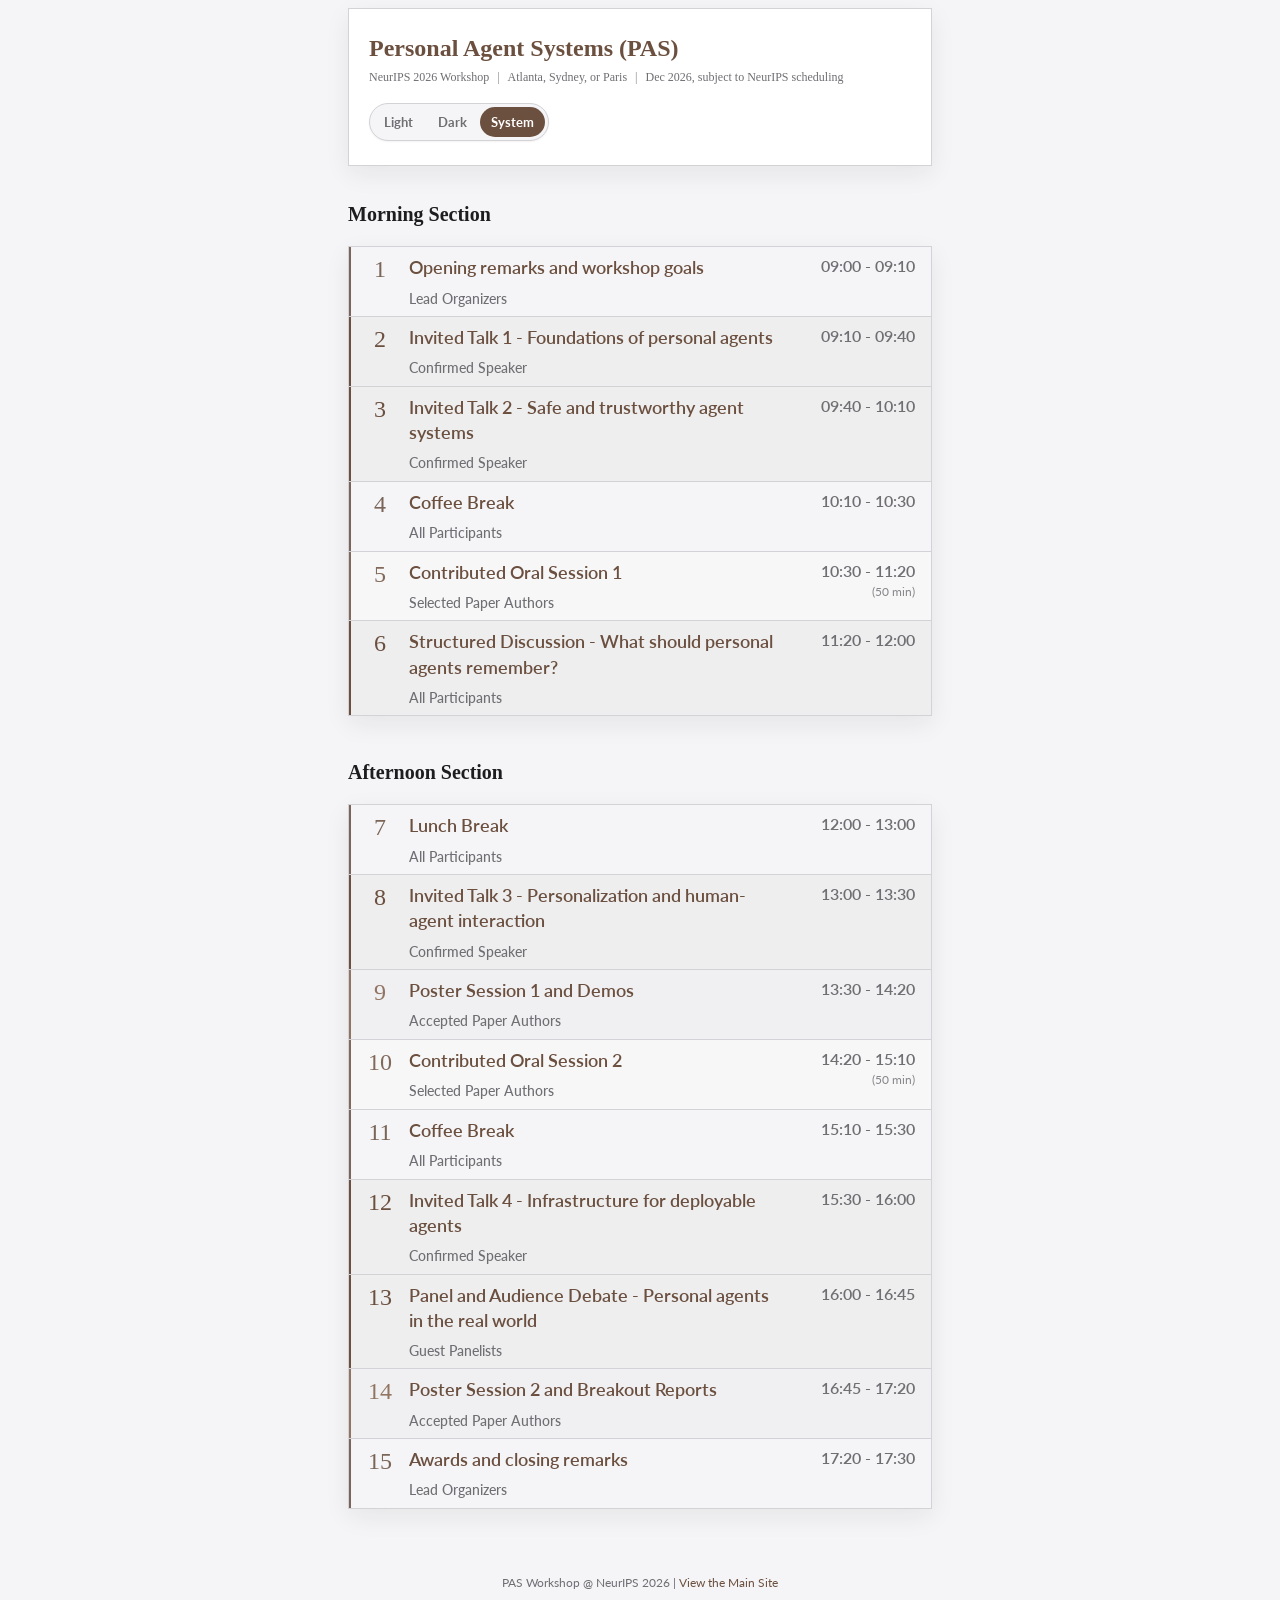
<file: schedule.html>
<!DOCTYPE html>
<html lang="en">

<head>
  <meta charset="UTF-8" />
  <meta name="viewport" content="width=device-width, initial-scale=1.0" />
  <title>Schedule - PAS Workshop @ NeurIPS 2026</title>
  <meta name="title" content="Schedule - PAS Workshop @ NeurIPS 2026">
  <meta name="description"
    content="Tentative schedule for the Personal Agent Systems (PAS) Workshop at NeurIPS 2026">
  <!-- Open Graph / Facebook -->
  <meta property="og:type" content="website">
  <meta property="og:url" content="https://pas-workshop.github.io/schedule.html">
  <meta property="og:title" content="Schedule - PAS Workshop @ NeurIPS 2026">
  <meta property="og:description"
    content="Tentative schedule for the Personal Agent Systems (PAS) Workshop at NeurIPS 2026">
  <meta property="og:image" content="https://pas-workshop.github.io/images/thumbnail.png?v=2">
  <!-- Twitter -->
  <meta name="twitter:card" content="summary_large_image">
  <meta name="twitter:url" content="https://pas-workshop.github.io/schedule.html">
  <meta name="twitter:title" content="Schedule - PAS Workshop @ NeurIPS 2026">
  <meta name="twitter:description"
    content="Tentative schedule for the Personal Agent Systems (PAS) Workshop at NeurIPS 2026">
  <meta name="twitter:image" content="https://pas-workshop.github.io/images/thumbnail.png?v=2">
  <!-- Canonical -->
  <link rel="canonical" href="https://pas-workshop.github.io/schedule.html">
  <script>
    (function () {
      const key = 'pas-theme';
      const choice = ['light', 'dark', 'system'].includes(localStorage.getItem(key))
        ? localStorage.getItem(key)
        : 'system';
      const prefersDark = window.matchMedia && window.matchMedia('(prefers-color-scheme: dark)').matches;
      const theme = choice === 'system' ? (prefersDark ? 'dark' : 'light') : choice;
      document.documentElement.dataset.theme = theme;
      document.documentElement.dataset.themeChoice = choice;
      document.documentElement.style.colorScheme = theme;
    })();
  </script>
  <link rel="icon" type="image/png" href="public/favicon.png">
  <!-- Google Fonts -->
  <link rel="preconnect" href="https://fonts.googleapis.com">
  <link rel="preconnect" href="https://fonts.gstatic.com" crossorigin>
  <link href="https://fonts.googleapis.com/css2?family=Lato:wght@400;600;700&family=Inter:wght@300;400;600&display=swap"
    rel="stylesheet">
  <style>
    :root {
      color-scheme: light;
      --background: #f5f5f7;
      --surface: #ffffff;
      --surface-muted: #f5f5f7;
      --surface-tint: #f0f0f2;
      --border: #d2d2d7;
      --text: #1d1d1f;
      --text-muted: #6e6e73;
      --text-subtle: #86868b;
      --accent: #6b4f3f;
      --accent-hover: #4f392d;
      --accent-contrast: #ffffff;
      --button: #6b4f3f;
      --button-hover: #4f392d;
      --focus-ring: rgba(107, 79, 63, 0.22);
      --shadow-sm: 0 1px 2px rgba(29, 29, 31, 0.05);
      --shadow-md: 0 8px 24px rgba(29, 29, 31, 0.07);
      --category-neutral: #7a6558;
      --category-invited: #6b4f3f;
      --category-poster: #927463;
      --category-lightning: #826a5b;
      --category-neutral-bg: #f5f5f7;
      --category-invited-bg: #eeeeef;
      --category-poster-bg: #f0f0f2;
      --category-lightning-bg: #f7f7f8;
      --neon-700: var(--accent);
      --neon-400: #927463;
      --gray-400: var(--border);
      --gray-600: var(--text-muted);
      --white: var(--surface);
      --bg-light: var(--background);
      --color-blue: var(--category-neutral);
      --color-purple: var(--category-invited);
      --color-orange: var(--category-poster);
      --color-green: var(--category-lightning);
      --color-blue-light: var(--category-neutral-bg);
      --color-purple-light: var(--category-invited-bg);
      --color-orange-light: var(--category-poster-bg);
      --color-green-light: var(--category-lightning-bg);
    }

    html[data-theme="dark"] {
      color-scheme: dark;
      --background: #000000;
      --surface: #1d1d1f;
      --surface-muted: #2c2c2e;
      --surface-tint: #242426;
      --border: #3a3a3c;
      --text: #f5f5f7;
      --text-muted: #a1a1a6;
      --text-subtle: #86868b;
      --accent: #d2b49c;
      --accent-hover: #e4c8b1;
      --accent-contrast: #241913;
      --button: #d2b49c;
      --button-hover: #e4c8b1;
      --focus-ring: rgba(210, 180, 156, 0.30);
      --shadow-sm: 0 1px 2px rgba(0, 0, 0, 0.35);
      --shadow-md: 0 12px 32px rgba(0, 0, 0, 0.30);
      --category-neutral: #b9967d;
      --category-invited: #d2b49c;
      --category-poster: #c7a58a;
      --category-lightning: #ad8d77;
      --category-neutral-bg: #161617;
      --category-invited-bg: #1d1d1f;
      --category-poster-bg: #242426;
      --category-lightning-bg: #202022;
    }

    * {
      margin: 0;
      padding: 0;
      box-sizing: border-box;
    }

    body {
      font-family: 'Lato', 'Inter', -apple-system, BlinkMacSystemFont, 'Segoe UI', Roboto, sans-serif;
      background-color: var(--background);
      color: var(--text);
      line-height: 1.6;
      -webkit-font-smoothing: antialiased;
      -moz-osx-font-smoothing: grayscale;
      transition: background-color 0.3s ease, color 0.3s ease;
    }

    .container {
      max-width: 600px;
      margin: 0 auto;
      padding: 8px;
    }

    /* Header Styles */
    .header {
      background: var(--surface);
      border: 1px solid var(--border);
      box-shadow: var(--shadow-md);
      padding: 24px 20px;
      margin-bottom: 24px;
    }

    .header-title {
      font-family: 'Palatino', 'Palatino Linotype', serif;
      font-size: 24px;
      font-weight: bold;
      color: var(--accent);
      margin-bottom: 4px;
      line-height: 1.3;
    }

    .header-meta {
      display: flex;
      flex-wrap: wrap;
      gap: 8px;
      font-family: 'Palatino', 'Palatino Linotype', serif;
      font-size: 12px;
      color: var(--text-muted);
      align-items: center;
    }

    .header-meta-item {
      white-space: nowrap;
    }

    .header-meta-divider {
      color: var(--text-subtle);
    }

    .theme-switcher {
      display: inline-flex;
      align-items: center;
      gap: 2px;
      padding: 3px;
      margin-top: 16px;
      border: 1px solid var(--border);
      border-radius: 999px;
      background: var(--surface-muted);
      box-shadow: var(--shadow-sm);
    }

    .theme-option {
      display: inline-flex;
      align-items: center;
      justify-content: center;
      min-height: 30px;
      padding: 0.3rem 0.7rem;
      border: 0;
      border-radius: 999px;
      background: transparent;
      color: var(--text-muted);
      cursor: pointer;
      font: inherit;
      font-size: 13px;
      font-weight: 700;
      line-height: 1;
      transition: background-color 0.2s ease, color 0.2s ease, box-shadow 0.2s ease;
    }

    .theme-option:hover {
      color: var(--text);
      background: var(--surface);
    }

    .theme-option:focus-visible {
      outline: none;
      box-shadow: 0 0 0 3px var(--focus-ring);
    }

    .theme-option[aria-pressed="true"] {
      color: var(--accent-contrast);
      background: var(--button);
    }

    /* Section Styles */
    .section {
      margin-bottom: 32px;
    }

    .section-title {
      font-family: 'Palatino', 'Palatino Linotype', serif;
      font-size: 20px;
      font-weight: bold;
      color: var(--text);
      margin-bottom: 8px;
      padding: 8px 0;
    }

    /* Schedule List */
    .schedule-list {
      background: var(--surface);
      border: 1px solid var(--border);
      box-shadow: var(--shadow-md);
      overflow: hidden;
    }

    .schedule-item {
      display: flex;
      border-top: 1px solid var(--border);
    }

    .schedule-item:first-child {
      border-top: none;
    }

    .schedule-item:last-child {
      border-bottom: none;
    }

    .schedule-number {
      width: 60px;
      flex-shrink: 0;
      padding: 8px 16px;
      border-left: 2px solid var(--neon-400);
      display: flex;
      align-items: flex-start;
      justify-content: center;
    }

    /* Opening, breaks, closing - blue */
    .schedule-item-opening,
    .schedule-item-break,
    .schedule-item-closing {
      background-color: var(--color-blue-light);
    }

    .schedule-item-opening .schedule-number,
    .schedule-item-break .schedule-number,
    .schedule-item-closing .schedule-number {
      border-left-color: var(--color-blue);
    }

    .schedule-item-opening .schedule-number-text,
    .schedule-item-break .schedule-number-text,
    .schedule-item-closing .schedule-number-text {
      color: var(--color-blue);
    }

    /* Invited talks, panel - purple */
    .schedule-item-invited,
    .schedule-item-panel {
      background-color: var(--color-purple-light);
    }

    .schedule-item-invited .schedule-number,
    .schedule-item-panel .schedule-number {
      border-left-color: var(--color-purple);
    }

    .schedule-item-invited .schedule-number-text,
    .schedule-item-panel .schedule-number-text {
      color: var(--color-purple);
    }

    /* Poster sessions */
    .schedule-item-poster {
      background-color: var(--color-orange-light);
    }

    .schedule-item-poster .schedule-number {
      border-left-color: var(--color-orange);
    }

    .schedule-item-poster .schedule-number-text {
      color: var(--color-orange);
    }

    /* Lightning oral - green */
    .schedule-item-lightning {
      background-color: var(--color-green-light);
    }

    .schedule-item-lightning .schedule-number {
      border-left-color: var(--color-green);
    }

    .schedule-item-lightning .schedule-number-text {
      color: var(--color-green);
    }

    .schedule-number-text {
      font-family: 'Palatino', 'Palatino Linotype', serif;
      font-size: 24px;
      color: var(--neon-400);
      line-height: 1.2;
    }

    .schedule-content {
      flex: 1;
      padding: 8px 16px 8px 0;
      display: flex;
      flex-direction: column;
      gap: 8px;
    }

    .schedule-time {
      width: 140px;
      flex-shrink: 0;
      padding: 8px 16px 8px 0;
      display: flex;
      flex-direction: column;
      align-items: flex-end;
      justify-content: flex-start;
    }

    .schedule-time-text {
      font-family: 'Lato', sans-serif;
      font-size: 16px;
      font-weight: 600;
      color: var(--gray-600);
      line-height: 1.4;
      text-align: right;
    }

    .schedule-time-subtitle {
      font-family: 'Lato', sans-serif;
      font-size: 12px;
      font-weight: 400;
      color: var(--text-subtle);
      line-height: 1.4;
      text-align: right;
      margin-top: 2px;
    }

    .schedule-title {
      font-family: 'Lato', sans-serif;
      font-size: 18px;
      font-weight: 600;
      color: var(--accent);
      line-height: 1.4;
    }

    .schedule-meta {
      display: flex;
      flex-direction: row;
      align-items: center;
      gap: 4px;
    }

    .schedule-meta-icon {
      width: 8px;
      height: 8px;
      flex-shrink: 0;
    }

    .schedule-meta-text {
      font-family: 'Lato', sans-serif;
      font-size: 14px;
      font-weight: 500;
      color: var(--gray-600);
      line-height: 1.4;
    }

    /* Icon Styles - Clock */
    .icon-clock {
      position: relative;
      width: 8px;
      height: 8px;
      display: flex;
      align-items: center;
      justify-content: center;
    }

    .icon-clock svg {
      width: 100%;
      height: 100%;
    }

    /* Icon Styles - User */
    .icon-user {
      position: relative;
      width: 8px;
      height: 8px;
      display: flex;
      align-items: center;
      justify-content: center;
    }

    .icon-user svg {
      width: 100%;
      height: 100%;
    }

    /* Back Link */
    .back-link {
      display: inline-flex;
      align-items: center;
      gap: 8px;
      font-size: 14px;
      color: var(--accent);
      text-decoration: none;
      margin-bottom: 20px;
      font-weight: 600;
      transition: opacity 0.2s;
    }

    .back-link:hover {
      color: var(--accent-hover);
    }

    .back-link svg {
      width: 16px;
      height: 16px;
    }

    /* Responsive */
    @media (max-width: 480px) {
      .container {
        padding: 16px;
      }

      .header {
        padding: 20px 16px;
      }

      .header-title {
        font-size: 28px;
      }

      .schedule-number {
        width: 50px;
        padding: 8px 12px;
      }

      .schedule-number-text {
        font-size: 20px;
      }

      .schedule-content {
        padding: 8px 12px 8px 0;
      }

      .schedule-title {
        font-size: 18px;
      }

      .schedule-time {
        width: 120px;
        padding: 8px 12px 8px 0;
      }

      .schedule-time-text {
        font-size: 14px;
      }

      .schedule-time-subtitle {
        font-size: 11px;
      }
    }

    /* Footer */
    .footer {
      text-align: center;
      padding: 32px 20px;
      color: var(--text-muted);
      font-size: 12px;
    }

    .footer a {
      color: var(--accent);
      text-decoration: none;
    }

    .footer a:hover {
      text-decoration: underline;
    }
  </style>
</head>

<body>
  <div class="container">

    <div class="header">
      <h1 class="header-title">Personal Agent Systems (PAS)</h1>
      <div class="header-meta">
        <span class="header-meta-item">NeurIPS 2026 Workshop</span>
        <span class="header-meta-divider">|</span>
        <span class="header-meta-item">Atlanta, Sydney, or Paris</span>
        <span class="header-meta-divider">|</span>
        <span class="header-meta-item">Dec 2026, subject to NeurIPS scheduling</span>
      </div>
      <div class="theme-switcher" role="group" aria-label="Theme">
        <button class="theme-option" type="button" data-theme-option="light" aria-pressed="false">Light</button>
        <button class="theme-option" type="button" data-theme-option="dark" aria-pressed="false">Dark</button>
        <button class="theme-option" type="button" data-theme-option="system" aria-pressed="false">System</button>
      </div>
    </div>

    <div class="section">
      <h2 class="section-title">Morning Section</h2>
      <div class="schedule-list">
        <div class="schedule-item schedule-item-opening">
          <div class="schedule-number">
            <span class="schedule-number-text">1</span>
          </div>
          <div class="schedule-content">
            <div class="schedule-title">Opening remarks and workshop goals</div>
            <div class="schedule-meta">
              <span class="schedule-meta-text">Lead Organizers</span>
            </div>
          </div>
          <div class="schedule-time">
            <span class="schedule-time-text">09:00 - 09:10</span>
          </div>
        </div>

        <div class="schedule-item schedule-item-invited">
          <div class="schedule-number">
            <span class="schedule-number-text">2</span>
          </div>
          <div class="schedule-content">
            <div class="schedule-title">Invited Talk 1 - Foundations of personal agents</div>
            <div class="schedule-meta">
              <span class="schedule-meta-text">Confirmed Speaker</span>
            </div>
          </div>
          <div class="schedule-time">
            <span class="schedule-time-text">09:10 - 09:40</span>
          </div>
        </div>

        <div class="schedule-item schedule-item-invited">
          <div class="schedule-number">
            <span class="schedule-number-text">3</span>
          </div>
          <div class="schedule-content">
            <div class="schedule-title">Invited Talk 2 - Safe and trustworthy agent systems</div>
            <div class="schedule-meta">
              <span class="schedule-meta-text">Confirmed Speaker</span>
            </div>
          </div>
          <div class="schedule-time">
            <span class="schedule-time-text">09:40 - 10:10</span>
          </div>
        </div>

        <div class="schedule-item schedule-item-break">
          <div class="schedule-number">
            <span class="schedule-number-text">4</span>
          </div>
          <div class="schedule-content">
            <div class="schedule-title">Coffee Break</div>
            <div class="schedule-meta">
              <span class="schedule-meta-text">All Participants</span>
            </div>
          </div>
          <div class="schedule-time">
            <span class="schedule-time-text">10:10 - 10:30</span>
          </div>
        </div>

        <div class="schedule-item schedule-item-lightning">
          <div class="schedule-number">
            <span class="schedule-number-text">5</span>
          </div>
          <div class="schedule-content">
            <div class="schedule-title">Contributed Oral Session 1</div>
            <div class="schedule-meta">
              <span class="schedule-meta-text">Selected Paper Authors</span>
            </div>
          </div>
          <div class="schedule-time">
            <span class="schedule-time-text">10:30 - 11:20</span>
            <span class="schedule-time-subtitle">(50 min)</span>
          </div>
        </div>

        <div class="schedule-item schedule-item-panel">
          <div class="schedule-number">
            <span class="schedule-number-text">6</span>
          </div>
          <div class="schedule-content">
            <div class="schedule-title">Structured Discussion - What should personal agents remember?</div>
            <div class="schedule-meta">
              <span class="schedule-meta-text">All Participants</span>
            </div>
          </div>
          <div class="schedule-time">
            <span class="schedule-time-text">11:20 - 12:00</span>
          </div>
        </div>
      </div>
    </div>

    <div class="section">
      <h2 class="section-title">Afternoon Section</h2>
      <div class="schedule-list">
        <div class="schedule-item schedule-item-break">
          <div class="schedule-number">
            <span class="schedule-number-text">7</span>
          </div>
          <div class="schedule-content">
            <div class="schedule-title">Lunch Break</div>
            <div class="schedule-meta">
              <span class="schedule-meta-text">All Participants</span>
            </div>
          </div>
          <div class="schedule-time">
            <span class="schedule-time-text">12:00 - 13:00</span>
          </div>
        </div>

        <div class="schedule-item schedule-item-invited">
          <div class="schedule-number">
            <span class="schedule-number-text">8</span>
          </div>
          <div class="schedule-content">
            <div class="schedule-title">Invited Talk 3 - Personalization and human-agent interaction</div>
            <div class="schedule-meta">
              <span class="schedule-meta-text">Confirmed Speaker</span>
            </div>
          </div>
          <div class="schedule-time">
            <span class="schedule-time-text">13:00 - 13:30</span>
          </div>
        </div>

        <div class="schedule-item schedule-item-poster">
          <div class="schedule-number">
            <span class="schedule-number-text">9</span>
          </div>
          <div class="schedule-content">
            <div class="schedule-title">Poster Session 1 and Demos</div>
            <div class="schedule-meta">
              <span class="schedule-meta-text">Accepted Paper Authors</span>
            </div>
          </div>
          <div class="schedule-time">
            <span class="schedule-time-text">13:30 - 14:20</span>
          </div>
        </div>

        <div class="schedule-item schedule-item-lightning">
          <div class="schedule-number">
            <span class="schedule-number-text">10</span>
          </div>
          <div class="schedule-content">
            <div class="schedule-title">Contributed Oral Session 2</div>
            <div class="schedule-meta">
              <span class="schedule-meta-text">Selected Paper Authors</span>
            </div>
          </div>
          <div class="schedule-time">
            <span class="schedule-time-text">14:20 - 15:10</span>
            <span class="schedule-time-subtitle">(50 min)</span>
          </div>
        </div>

        <div class="schedule-item schedule-item-break">
          <div class="schedule-number">
            <span class="schedule-number-text">11</span>
          </div>
          <div class="schedule-content">
            <div class="schedule-title">Coffee Break</div>
            <div class="schedule-meta">
              <span class="schedule-meta-text">All Participants</span>
            </div>
          </div>
          <div class="schedule-time">
            <span class="schedule-time-text">15:10 - 15:30</span>
          </div>
        </div>

        <div class="schedule-item schedule-item-invited">
          <div class="schedule-number">
            <span class="schedule-number-text">12</span>
          </div>
          <div class="schedule-content">
            <div class="schedule-title">Invited Talk 4 - Infrastructure for deployable agents</div>
            <div class="schedule-meta">
              <span class="schedule-meta-text">Confirmed Speaker</span>
            </div>
          </div>
          <div class="schedule-time">
            <span class="schedule-time-text">15:30 - 16:00</span>
          </div>
        </div>

        <div class="schedule-item schedule-item-panel">
          <div class="schedule-number">
            <span class="schedule-number-text">13</span>
          </div>
          <div class="schedule-content">
            <div class="schedule-title">Panel and Audience Debate - Personal agents in the real world</div>
            <div class="schedule-meta">
              <span class="schedule-meta-text">Guest Panelists</span>
            </div>
          </div>
          <div class="schedule-time">
            <span class="schedule-time-text">16:00 - 16:45</span>
          </div>
        </div>

        <div class="schedule-item schedule-item-poster">
          <div class="schedule-number">
            <span class="schedule-number-text">14</span>
          </div>
          <div class="schedule-content">
            <div class="schedule-title">Poster Session 2 and Breakout Reports</div>
            <div class="schedule-meta">
              <span class="schedule-meta-text">Accepted Paper Authors</span>
            </div>
          </div>
          <div class="schedule-time">
            <span class="schedule-time-text">16:45 - 17:20</span>
          </div>
        </div>

        <div class="schedule-item schedule-item-closing">
          <div class="schedule-number">
            <span class="schedule-number-text">15</span>
          </div>
          <div class="schedule-content">
            <div class="schedule-title">Awards and closing remarks</div>
            <div class="schedule-meta">
              <span class="schedule-meta-text">Lead Organizers</span>
            </div>
          </div>
          <div class="schedule-time">
            <span class="schedule-time-text">17:20 - 17:30</span>
          </div>
        </div>
      </div>
    </div>

    <div class="footer">
      <p>PAS Workshop @ NeurIPS 2026 | <a href="index.html">View the Main Site</a></p>
    </div>
  </div>
  <script src="styles/js/main.js"></script>
</body>

</html>
</file>
